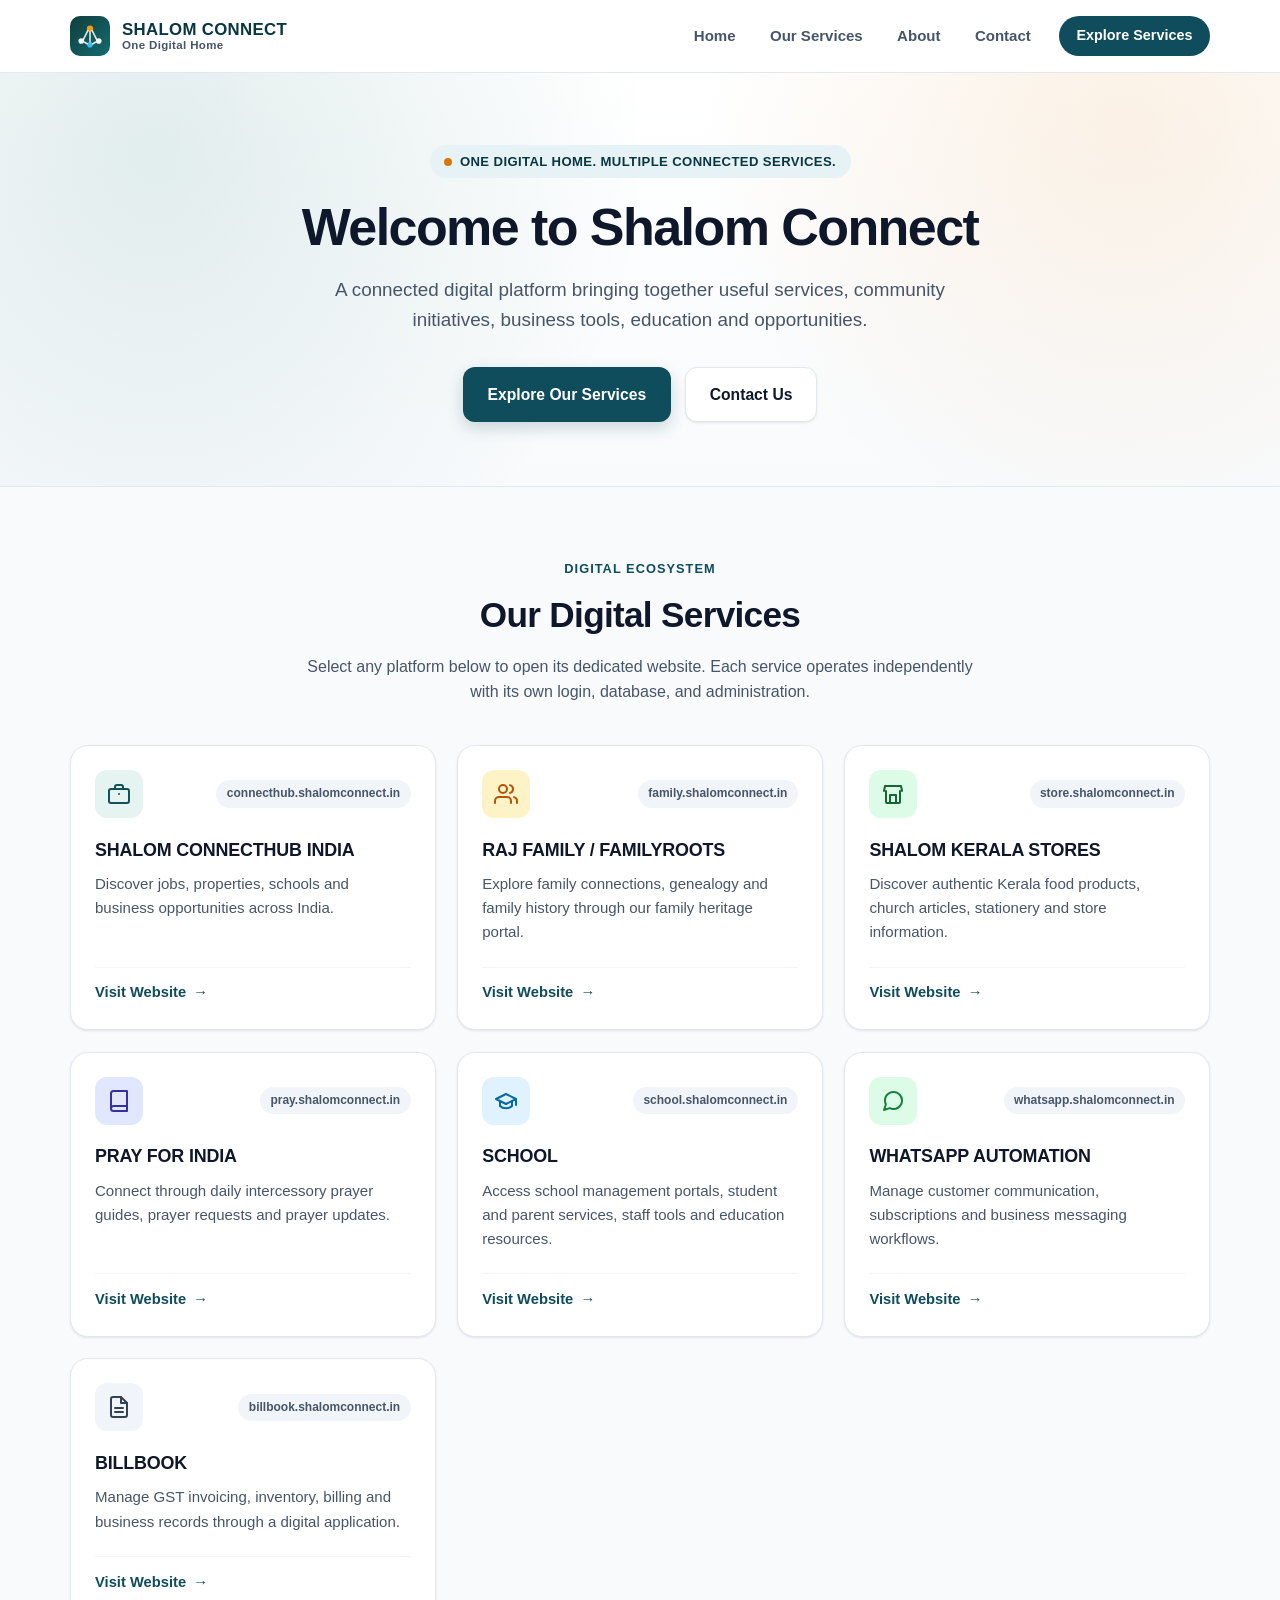
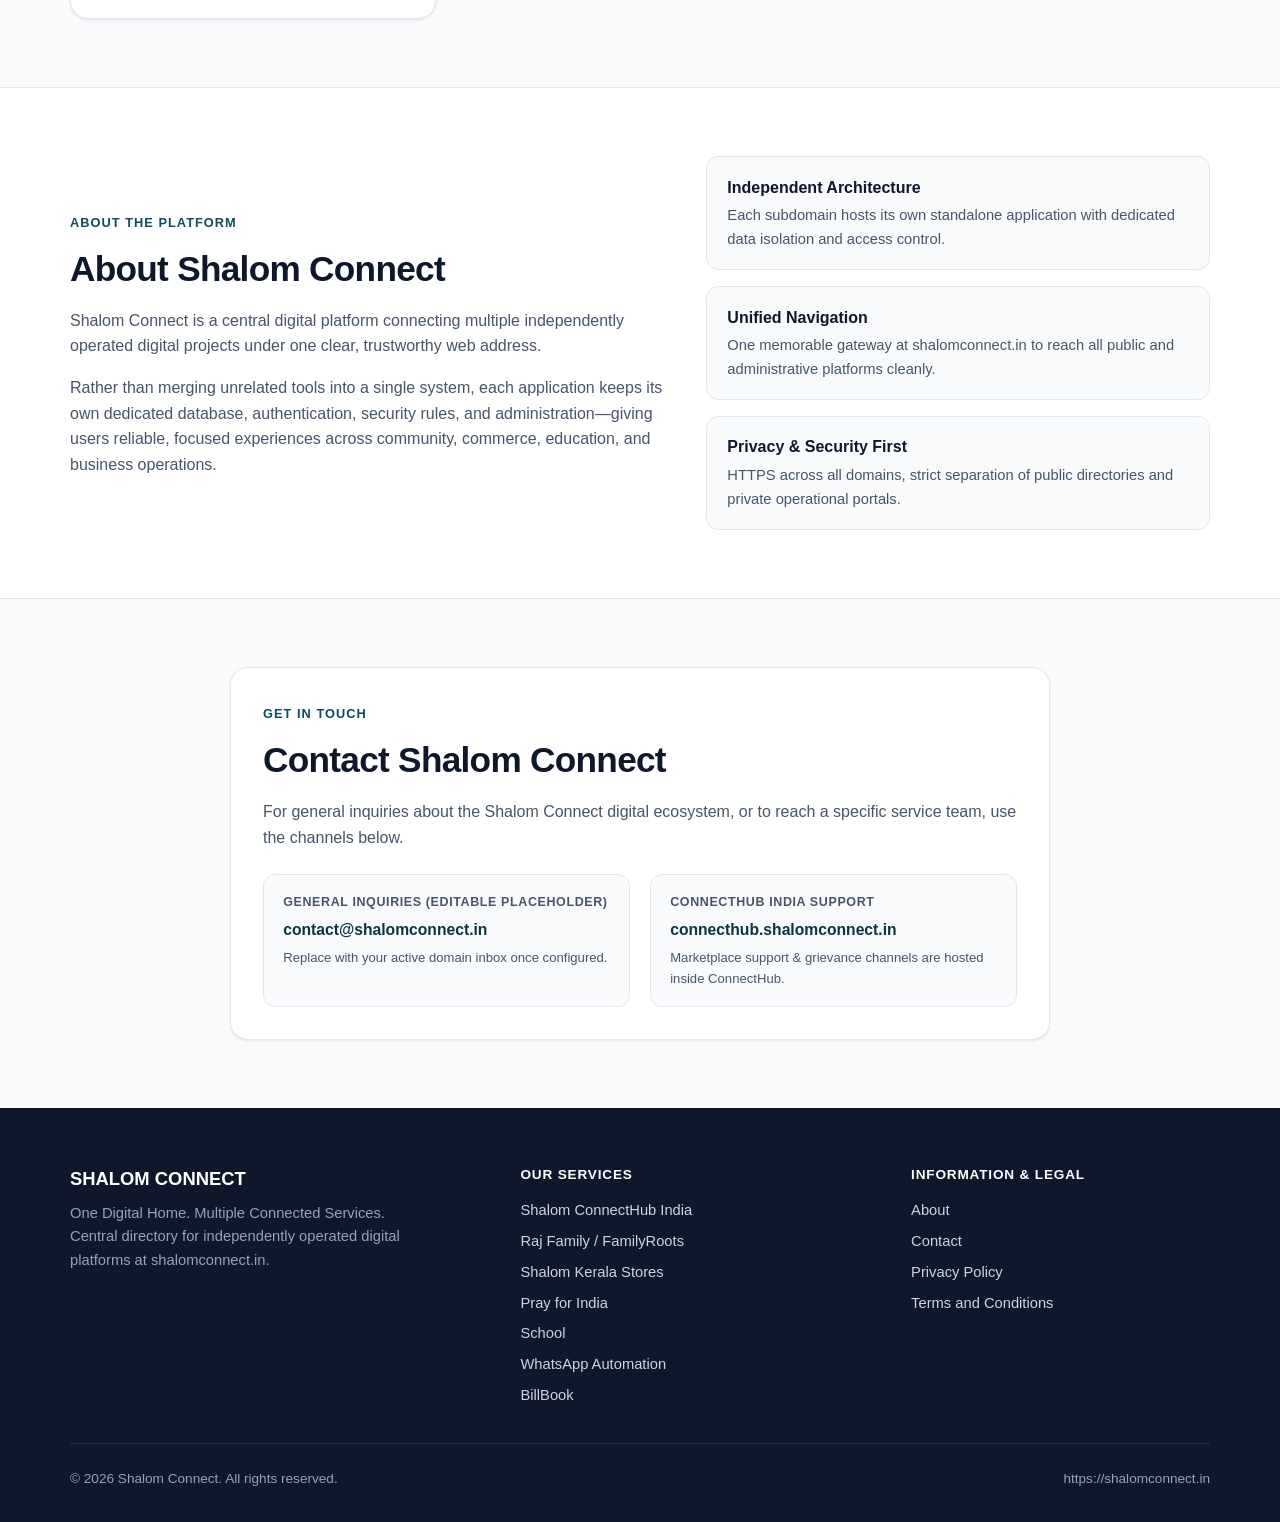
<file: index.html>
<!DOCTYPE html>
<html lang="en">
<head>
  <meta charset="UTF-8" />
  <meta name="viewport" content="width=device-width, initial-scale=1.0" />
  <title>Shalom Connect — One Digital Home. Multiple Connected Services.</title>
  <meta name="description" content="Shalom Connect is the central digital platform connecting Shalom ConnectHub India, Raj Family, Shalom Kerala Stores, Pray for India, School Management, WhatsApp Automation, and BillBook." />
  <meta name="robots" content="index, follow" />
  <meta name="referrer" content="strict-origin-when-cross-origin" />
  <meta http-equiv="Content-Security-Policy" content="default-src 'self'; script-src 'self'; style-src 'self' 'unsafe-inline' https://fonts.googleapis.com; font-src 'self' https://fonts.gstatic.com; img-src 'self' data:; connect-src 'self'; manifest-src 'self'; base-uri 'self'; form-action 'self';" />
  <meta name="theme-color" content="#0f4c5c" />
  <link rel="canonical" href="https://shalomconnect.in/" />

  <!-- Open Graph -->
  <meta property="og:type" content="website" />
  <meta property="og:site_name" content="Shalom Connect" />
  <meta property="og:title" content="Shalom Connect — One Digital Home. Multiple Connected Services." />
  <meta property="og:description" content="A connected digital platform bringing together useful services, community initiatives, business tools, education and opportunities." />
  <meta property="og:url" content="https://shalomconnect.in/" />

  <!-- Twitter Card -->
  <meta name="twitter:card" content="summary" />
  <meta name="twitter:title" content="Shalom Connect — One Digital Home. Multiple Connected Services." />
  <meta name="twitter:description" content="A connected digital platform bringing together useful services, community initiatives, business tools, education and opportunities." />

  <link rel="icon" type="image/svg+xml" href="./assets/favicon.svg" />
  <link rel="manifest" href="./manifest.webmanifest" />

  <link rel="preconnect" href="https://fonts.googleapis.com" />
  <link rel="preconnect" href="https://fonts.gstatic.com" crossorigin />
  <link href="https://fonts.googleapis.com/css2?family=Plus+Jakarta+Sans:wght@400;500;600;700;800&display=swap" rel="stylesheet" />
  <link rel="stylesheet" href="./styles.css" />

  <!-- Structured Data -->
  <script type="application/ld+json">
  {
    "@context": "https://schema.org",
    "@graph": [
      {
        "@type": "Organization",
        "@id": "https://shalomconnect.in/#organization",
        "name": "Shalom Connect",
        "url": "https://shalomconnect.in/",
        "description": "One Digital Home. Multiple Connected Services."
      },
      {
        "@type": "WebSite",
        "@id": "https://shalomconnect.in/#website",
        "url": "https://shalomconnect.in/",
        "name": "Shalom Connect",
        "publisher": {
          "@id": "https://shalomconnect.in/#organization"
        }
      }
    ]
  }
  </script>
</head>
<body>
  <a class="skip-link" href="#main-content">Skip to main content</a>

  <header class="site-header">
    <div class="container header-inner">
      <a href="./" class="brand" aria-label="Shalom Connect Home">
        <img src="./assets/favicon.svg" alt="" class="brand-mark" width="40" height="40" />
        <span class="brand-text">
          <span class="brand-name">SHALOM CONNECT</span>
          <span class="brand-sub">One Digital Home</span>
        </span>
      </a>

      <nav class="nav-desktop" aria-label="Primary Navigation">
        <a href="#top" class="nav-link">Home</a>
        <a href="#services" class="nav-link">Our Services</a>
        <a href="#about" class="nav-link">About</a>
        <a href="#contact" class="nav-link">Contact</a>
        <a href="#services" class="nav-cta">Explore Services</a>
      </nav>

      <button
        id="menu-toggle"
        class="menu-toggle"
        type="button"
        aria-label="Toggle navigation menu"
        aria-expanded="false"
        aria-controls="mobile-nav"
      >
        <svg width="22" height="22" viewBox="0 0 24 24" fill="none" stroke="currentColor" stroke-width="2.2" stroke-linecap="round" aria-hidden="true">
          <line x1="3" y1="6" x2="21" y2="6" />
          <line x1="3" y1="12" x2="21" y2="12" />
          <line x1="3" y1="18" x2="21" y2="18" />
        </svg>
      </button>
    </div>

    <nav id="mobile-nav" class="nav-mobile" aria-label="Mobile Navigation">
      <a href="#top" class="nav-link">Home</a>
      <a href="#services" class="nav-link">Our Services</a>
      <a href="#about" class="nav-link">About</a>
      <a href="#contact" class="nav-link">Contact</a>
    </nav>
  </header>

  <main id="main-content">
    <!-- Hero -->
    <section id="top" class="hero">
      <div class="container hero-inner">
        <div class="hero-badge">
          <span class="hero-dot" aria-hidden="true"></span>
          <span>One Digital Home. Multiple Connected Services.</span>
        </div>
        <h1>Welcome to Shalom Connect</h1>
        <p class="hero-lead">
          A connected digital platform bringing together useful services, community initiatives, business tools, education and opportunities.
        </p>
        <div class="hero-actions">
          <a href="#services" class="btn btn-primary">Explore Our Services</a>
          <a href="#contact" class="btn btn-secondary">Contact Us</a>
        </div>
      </div>
    </section>

    <!-- Services Directory -->
    <section id="services" class="section" aria-labelledby="services-heading">
      <div class="container">
        <div class="section-header">
          <span class="section-eyebrow">Digital Ecosystem</span>
          <h2 id="services-heading" class="section-title">Our Digital Services</h2>
          <p class="section-desc">
            Select any platform below to open its dedicated website. Each service operates independently with its own login, database, and administration.
          </p>
        </div>

        <div class="services-grid">
          <!-- Card 1: ConnectHub -->
          <article class="service-card">
            <div class="card-top">
              <div class="card-icon icon-teal" aria-hidden="true">
                <svg width="24" height="24" viewBox="0 0 24 24" fill="none" stroke="currentColor" stroke-width="2" stroke-linecap="round" stroke-linejoin="round">
                  <rect x="2" y="7" width="20" height="14" rx="2" />
                  <path d="M16 7V5a2 2 0 0 0-2-2h-4a2 2 0 0 0-2 2v2" />
                  <path d="M12 12v.01" />
                </svg>
              </div>
              <span class="card-domain">connecthub.shalomconnect.in</span>
            </div>
            <h3 class="card-title">SHALOM CONNECTHUB INDIA</h3>
            <p class="card-desc">
              Discover jobs, properties, schools and business opportunities across India.
            </p>
            <a href="https://connecthub.shalomconnect.in" target="_blank" rel="noopener noreferrer" class="card-link">
              Visit Website <span aria-hidden="true">&rarr;</span>
            </a>
          </article>

          <!-- Card 2: Raj Family / FamilyRoots -->
          <article class="service-card">
            <div class="card-top">
              <div class="card-icon icon-amber" aria-hidden="true">
                <svg width="24" height="24" viewBox="0 0 24 24" fill="none" stroke="currentColor" stroke-width="2" stroke-linecap="round" stroke-linejoin="round">
                  <path d="M17 21v-2a4 4 0 0 0-4-4H5a4 4 0 0 0-4 4v2" />
                  <circle cx="9" cy="7" r="4" />
                  <path d="M23 21v-2a4 4 0 0 0-3-3.87" />
                  <path d="M16 3.13a4 4 0 0 1 0 7.75" />
                </svg>
              </div>
              <span class="card-domain">family.shalomconnect.in</span>
            </div>
            <h3 class="card-title">RAJ FAMILY / FAMILYROOTS</h3>
            <p class="card-desc">
              Explore family connections, genealogy and family history through our family heritage portal.
            </p>
            <a href="https://family.shalomconnect.in" target="_blank" rel="noopener noreferrer" class="card-link">
              Visit Website <span aria-hidden="true">&rarr;</span>
            </a>
          </article>

          <!-- Card 3: Shalom Kerala Stores -->
          <article class="service-card">
            <div class="card-top">
              <div class="card-icon icon-emerald" aria-hidden="true">
                <svg width="24" height="24" viewBox="0 0 24 24" fill="none" stroke="currentColor" stroke-width="2" stroke-linecap="round" stroke-linejoin="round">
                  <path d="M3 9l1-5h16l1 5" />
                  <path d="M5 9v11a1 1 0 0 0 1 1h12a1 1 0 0 0 1-1V9" />
                  <path d="M9 21V13h6v8" />
                </svg>
              </div>
              <span class="card-domain">store.shalomconnect.in</span>
            </div>
            <h3 class="card-title">SHALOM KERALA STORES</h3>
            <p class="card-desc">
              Discover authentic Kerala food products, church articles, stationery and store information.
            </p>
            <a href="https://store.shalomconnect.in" target="_blank" rel="noopener noreferrer" class="card-link">
              Visit Website <span aria-hidden="true">&rarr;</span>
            </a>
          </article>

          <!-- Card 4: Pray for India -->
          <article class="service-card">
            <div class="card-top">
              <div class="card-icon icon-indigo" aria-hidden="true">
                <svg width="24" height="24" viewBox="0 0 24 24" fill="none" stroke="currentColor" stroke-width="2" stroke-linecap="round" stroke-linejoin="round">
                  <path d="M4 19.5A2.5 2.5 0 0 1 6.5 17H20" />
                  <path d="M6.5 2H20v20H6.5A2.5 2.5 0 0 1 4 19.5v-15A2.5 2.5 0 0 1 6.5 2z" />
                </svg>
              </div>
              <span class="card-domain">pray.shalomconnect.in</span>
            </div>
            <h3 class="card-title">PRAY FOR INDIA</h3>
            <p class="card-desc">
              Connect through daily intercessory prayer guides, prayer requests and prayer updates.
            </p>
            <a href="https://pray.shalomconnect.in" target="_blank" rel="noopener noreferrer" class="card-link">
              Visit Website <span aria-hidden="true">&rarr;</span>
            </a>
          </article>

          <!-- Card 5: School -->
          <article class="service-card">
            <div class="card-top">
              <div class="card-icon icon-sky" aria-hidden="true">
                <svg width="24" height="24" viewBox="0 0 24 24" fill="none" stroke="currentColor" stroke-width="2" stroke-linecap="round" stroke-linejoin="round">
                  <path d="M22 10v6M2 10l10-5 10 5-10 5z" />
                  <path d="M6 12v5c3 3 9 3 12 0v-5" />
                </svg>
              </div>
              <span class="card-domain">school.shalomconnect.in</span>
            </div>
            <h3 class="card-title">SCHOOL</h3>
            <p class="card-desc">
              Access school management portals, student and parent services, staff tools and education resources.
            </p>
            <a href="https://school.shalomconnect.in" target="_blank" rel="noopener noreferrer" class="card-link">
              Visit Website <span aria-hidden="true">&rarr;</span>
            </a>
          </article>

          <!-- Card 6: WhatsApp Automation -->
          <article class="service-card">
            <div class="card-top">
              <div class="card-icon icon-green" aria-hidden="true">
                <svg width="24" height="24" viewBox="0 0 24 24" fill="none" stroke="currentColor" stroke-width="2" stroke-linecap="round" stroke-linejoin="round">
                  <path d="M21 11.5a8.38 8.38 0 0 1-.9 3.8 8.5 8.5 0 0 1-7.6 4.7 8.38 8.38 0 0 1-3.8-.9L3 21l1.9-5.7a8.38 8.38 0 0 1-.9-3.8 8.5 8.5 0 0 1 4.7-7.6 8.38 8.38 0 0 1 3.8-.9h.5a8.48 8.48 0 0 1 8 8v.5z" />
                </svg>
              </div>
              <span class="card-domain">whatsapp.shalomconnect.in</span>
            </div>
            <h3 class="card-title">WHATSAPP AUTOMATION</h3>
            <p class="card-desc">
              Manage customer communication, subscriptions and business messaging workflows.
            </p>
            <a href="https://whatsapp.shalomconnect.in" target="_blank" rel="noopener noreferrer" class="card-link">
              Visit Website <span aria-hidden="true">&rarr;</span>
            </a>
          </article>

          <!-- Card 7: BillBook -->
          <article class="service-card">
            <div class="card-top">
              <div class="card-icon icon-slate" aria-hidden="true">
                <svg width="24" height="24" viewBox="0 0 24 24" fill="none" stroke="currentColor" stroke-width="2" stroke-linecap="round" stroke-linejoin="round">
                  <path d="M14 2H6a2 2 0 0 0-2 2v16a2 2 0 0 0 2 2h12a2 2 0 0 0 2-2V8z" />
                  <polyline points="14 2 14 8 20 8" />
                  <line x1="16" y1="13" x2="8" y2="13" />
                  <line x1="16" y1="17" x2="8" y2="17" />
                </svg>
              </div>
              <span class="card-domain">billbook.shalomconnect.in</span>
            </div>
            <h3 class="card-title">BILLBOOK</h3>
            <p class="card-desc">
              Manage GST invoicing, inventory, billing and business records through a digital application.
            </p>
            <a href="https://billbook.shalomconnect.in" target="_blank" rel="noopener noreferrer" class="card-link">
              Visit Website <span aria-hidden="true">&rarr;</span>
            </a>
          </article>
        </div>
      </div>
    </section>

    <!-- About Section -->
    <section id="about" class="section about-section" aria-labelledby="about-heading">
      <div class="container about-grid">
        <div>
          <span class="section-eyebrow">About the Platform</span>
          <h2 id="about-heading" class="section-title">About Shalom Connect</h2>
          <p class="section-desc" style="margin-bottom: 1rem;">
            Shalom Connect is a central digital platform connecting multiple independently operated digital projects under one clear, trustworthy web address.
          </p>
          <p class="section-desc">
            Rather than merging unrelated tools into a single system, each application keeps its own dedicated database, authentication, security rules, and administration—giving users reliable, focused experiences across community, commerce, education, and business operations.
          </p>
        </div>

        <div class="about-points">
          <div class="about-point">
            <h3>Independent Architecture</h3>
            <p>Each subdomain hosts its own standalone application with dedicated data isolation and access control.</p>
          </div>
          <div class="about-point">
            <h3>Unified Navigation</h3>
            <p>One memorable gateway at shalomconnect.in to reach all public and administrative platforms cleanly.</p>
          </div>
          <div class="about-point">
            <h3>Privacy &amp; Security First</h3>
            <p>HTTPS across all domains, strict separation of public directories and private operational portals.</p>
          </div>
        </div>
      </div>
    </section>

    <!-- Contact Section -->
    <section id="contact" class="section" aria-labelledby="contact-heading">
      <div class="container">
        <div class="contact-card">
          <span class="section-eyebrow">Get in Touch</span>
          <h2 id="contact-heading" class="section-title">Contact Shalom Connect</h2>
          <p class="section-desc">
            For general inquiries about the Shalom Connect digital ecosystem, or to reach a specific service team, use the channels below.
          </p>

          <div class="contact-grid">
            <div class="contact-item">
              <div class="contact-label">General Inquiries (Editable Placeholder)</div>
              <div class="contact-value">contact@shalomconnect.in</div>
              <div class="contact-note">Replace with your active domain inbox once configured.</div>
            </div>
            <div class="contact-item">
              <div class="contact-label">ConnectHub India Support</div>
              <div class="contact-value">
                <a href="https://connecthub.shalomconnect.in" target="_blank" rel="noopener noreferrer">connecthub.shalomconnect.in</a>
              </div>
              <div class="contact-note">Marketplace support &amp; grievance channels are hosted inside ConnectHub.</div>
            </div>
          </div>
        </div>
      </div>
    </section>
  </main>

  <footer class="site-footer">
    <div class="container">
      <div class="footer-grid">
        <div>
          <div class="footer-brand">SHALOM CONNECT</div>
          <p class="footer-tagline">
            One Digital Home. Multiple Connected Services. Central directory for independently operated digital platforms at shalomconnect.in.
          </p>
        </div>

        <div>
          <h3 class="footer-heading">Our Services</h3>
          <ul class="footer-links">
            <li><a href="https://connecthub.shalomconnect.in" target="_blank" rel="noopener noreferrer">Shalom ConnectHub India</a></li>
            <li><a href="https://family.shalomconnect.in" target="_blank" rel="noopener noreferrer">Raj Family / FamilyRoots</a></li>
            <li><a href="https://store.shalomconnect.in" target="_blank" rel="noopener noreferrer">Shalom Kerala Stores</a></li>
            <li><a href="https://pray.shalomconnect.in" target="_blank" rel="noopener noreferrer">Pray for India</a></li>
            <li><a href="https://school.shalomconnect.in" target="_blank" rel="noopener noreferrer">School</a></li>
            <li><a href="https://whatsapp.shalomconnect.in" target="_blank" rel="noopener noreferrer">WhatsApp Automation</a></li>
            <li><a href="https://billbook.shalomconnect.in" target="_blank" rel="noopener noreferrer">BillBook</a></li>
          </ul>
        </div>

        <div>
          <h3 class="footer-heading">Information &amp; Legal</h3>
          <ul class="footer-links">
            <li><a href="#about">About</a></li>
            <li><a href="#contact">Contact</a></li>
            <li><a href="./privacy.html">Privacy Policy</a></li>
            <li><a href="./terms.html">Terms and Conditions</a></li>
          </ul>
        </div>
      </div>

      <div class="footer-bottom">
        <span>&copy; <span id="current-year">2026</span> Shalom Connect. All rights reserved.</span>
        <span>https://shalomconnect.in</span>
      </div>
    </div>
  </footer>

  <script src="./app.js" defer></script>
</body>
</html>
</file>
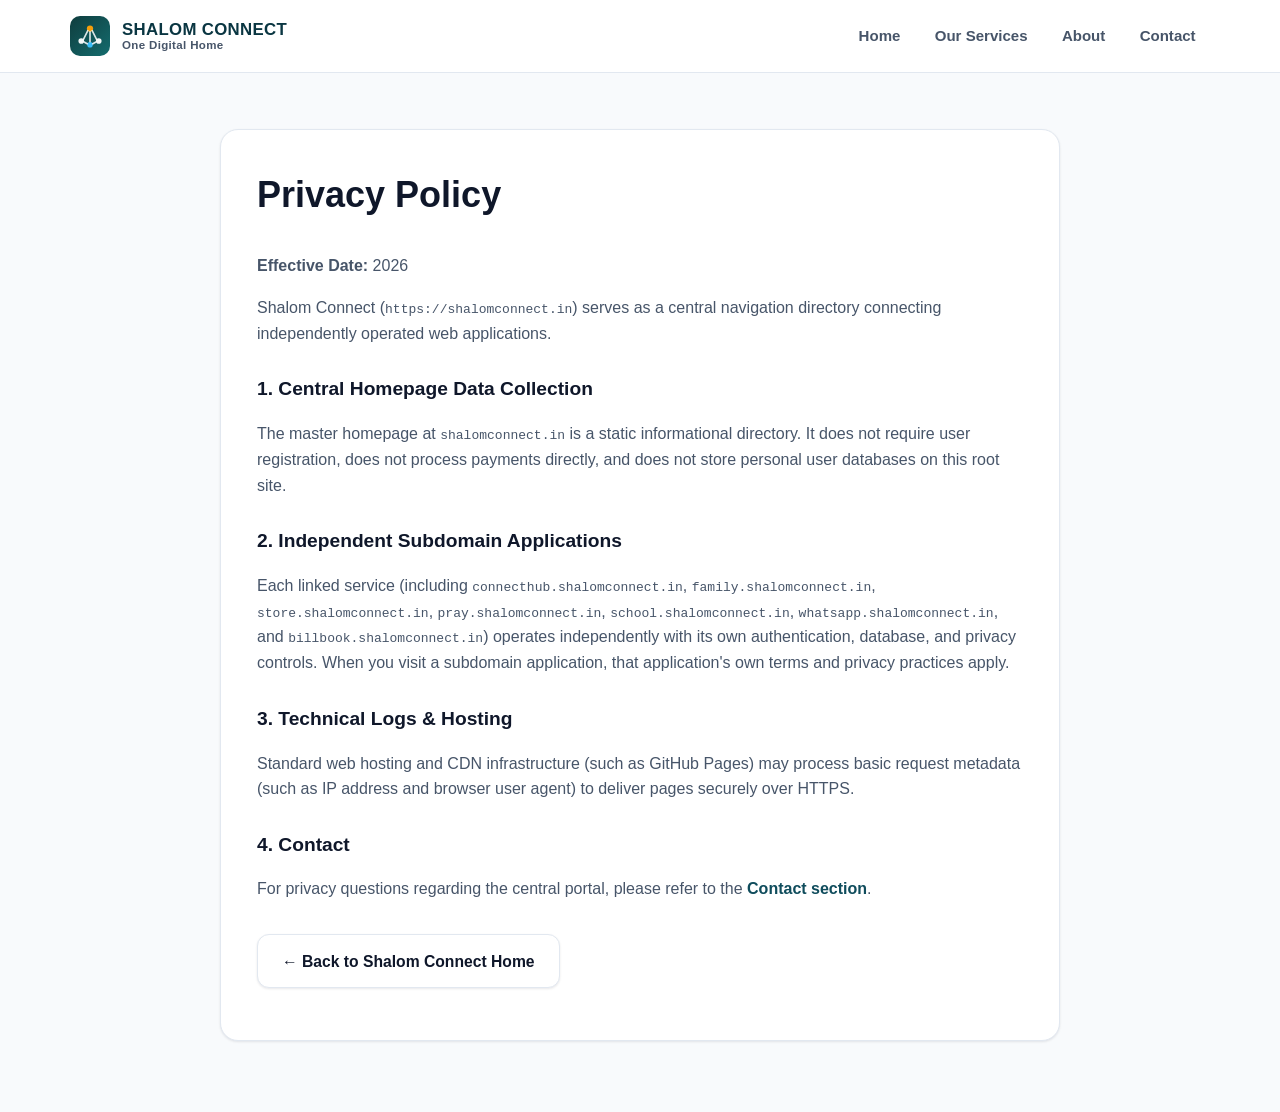
<file: privacy.html>
<!DOCTYPE html>
<html lang="en">
<head>
  <meta charset="UTF-8" />
  <meta name="viewport" content="width=device-width, initial-scale=1.0" />
  <title>Privacy Policy — Shalom Connect</title>
  <meta name="description" content="Privacy Policy for the Shalom Connect central digital directory at shalomconnect.in." />
  <meta name="referrer" content="strict-origin-when-cross-origin" />
  <meta http-equiv="Content-Security-Policy" content="default-src 'self'; script-src 'self'; style-src 'self' 'unsafe-inline'; img-src 'self' data:; base-uri 'self';" />
  <link rel="canonical" href="https://shalomconnect.in/privacy.html" />
  <link rel="icon" type="image/svg+xml" href="./assets/favicon.svg" />
  <link rel="stylesheet" href="./styles.css" />
</head>
<body>
  <header class="site-header">
    <div class="container header-inner">
      <a href="./" class="brand" aria-label="Shalom Connect Home">
        <img src="./assets/favicon.svg" alt="" class="brand-mark" width="40" height="40" />
        <span class="brand-text">
          <span class="brand-name">SHALOM CONNECT</span>
          <span class="brand-sub">One Digital Home</span>
        </span>
      </a>
      <nav class="nav-desktop" aria-label="Primary Navigation">
        <a href="./" class="nav-link">Home</a>
        <a href="./#services" class="nav-link">Our Services</a>
        <a href="./#about" class="nav-link">About</a>
        <a href="./#contact" class="nav-link">Contact</a>
      </nav>
    </div>
  </header>

  <main class="page-main">
    <div class="container">
      <article class="prose-card">
        <h1>Privacy Policy</h1>
        <p><strong>Effective Date:</strong> 2026</p>
        <p>
          Shalom Connect (<code>https://shalomconnect.in</code>) serves as a central navigation directory connecting independently operated web applications.
        </p>

        <h2>1. Central Homepage Data Collection</h2>
        <p>
          The master homepage at <code>shalomconnect.in</code> is a static informational directory. It does not require user registration, does not process payments directly, and does not store personal user databases on this root site.
        </p>

        <h2>2. Independent Subdomain Applications</h2>
        <p>
          Each linked service (including <code>connecthub.shalomconnect.in</code>, <code>family.shalomconnect.in</code>, <code>store.shalomconnect.in</code>, <code>pray.shalomconnect.in</code>, <code>school.shalomconnect.in</code>, <code>whatsapp.shalomconnect.in</code>, and <code>billbook.shalomconnect.in</code>) operates independently with its own authentication, database, and privacy controls. When you visit a subdomain application, that application's own terms and privacy practices apply.
        </p>

        <h2>3. Technical Logs &amp; Hosting</h2>
        <p>
          Standard web hosting and CDN infrastructure (such as GitHub Pages) may process basic request metadata (such as IP address and browser user agent) to deliver pages securely over HTTPS.
        </p>

        <h2>4. Contact</h2>
        <p>
          For privacy questions regarding the central portal, please refer to the <a href="./#contact" style="color: var(--primary); font-weight: 600;">Contact section</a>.
        </p>

        <p style="margin-top: 2rem;">
          <a href="./" class="btn btn-secondary">&larr; Back to Shalom Connect Home</a>
        </p>
      </article>
    </div>
  </main>
</body>
</html>
</file>
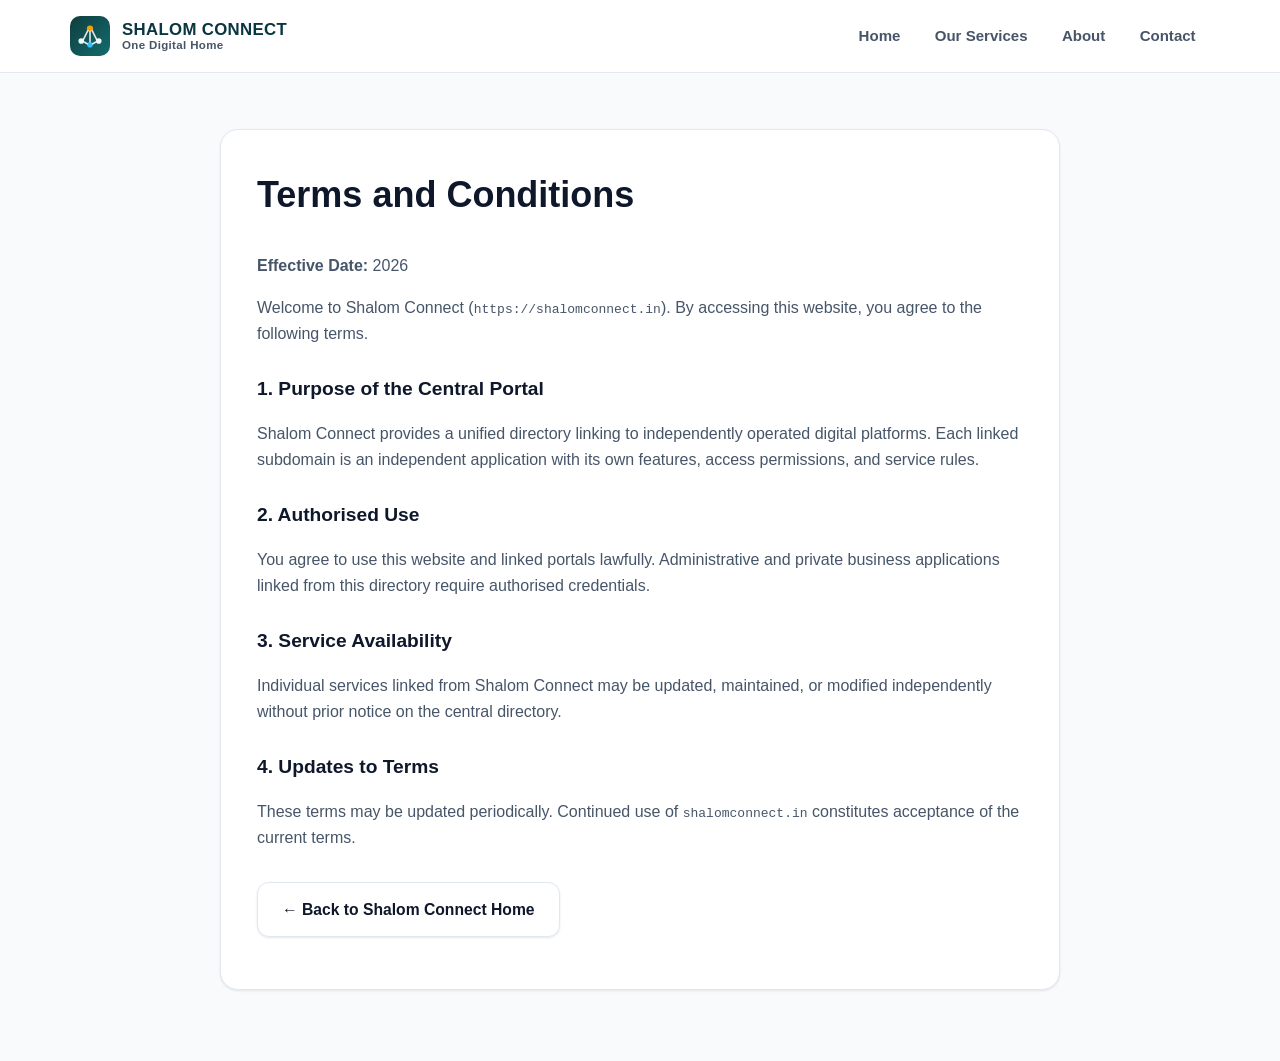
<file: terms.html>
<!DOCTYPE html>
<html lang="en">
<head>
  <meta charset="UTF-8" />
  <meta name="viewport" content="width=device-width, initial-scale=1.0" />
  <title>Terms and Conditions — Shalom Connect</title>
  <meta name="description" content="Terms and Conditions for using the Shalom Connect central digital directory at shalomconnect.in." />
  <meta name="referrer" content="strict-origin-when-cross-origin" />
  <meta http-equiv="Content-Security-Policy" content="default-src 'self'; script-src 'self'; style-src 'self' 'unsafe-inline'; img-src 'self' data:; base-uri 'self';" />
  <link rel="canonical" href="https://shalomconnect.in/terms.html" />
  <link rel="icon" type="image/svg+xml" href="./assets/favicon.svg" />
  <link rel="stylesheet" href="./styles.css" />
</head>
<body>
  <header class="site-header">
    <div class="container header-inner">
      <a href="./" class="brand" aria-label="Shalom Connect Home">
        <img src="./assets/favicon.svg" alt="" class="brand-mark" width="40" height="40" />
        <span class="brand-text">
          <span class="brand-name">SHALOM CONNECT</span>
          <span class="brand-sub">One Digital Home</span>
        </span>
      </a>
      <nav class="nav-desktop" aria-label="Primary Navigation">
        <a href="./" class="nav-link">Home</a>
        <a href="./#services" class="nav-link">Our Services</a>
        <a href="./#about" class="nav-link">About</a>
        <a href="./#contact" class="nav-link">Contact</a>
      </nav>
    </div>
  </header>

  <main class="page-main">
    <div class="container">
      <article class="prose-card">
        <h1>Terms and Conditions</h1>
        <p><strong>Effective Date:</strong> 2026</p>
        <p>
          Welcome to Shalom Connect (<code>https://shalomconnect.in</code>). By accessing this website, you agree to the following terms.
        </p>

        <h2>1. Purpose of the Central Portal</h2>
        <p>
          Shalom Connect provides a unified directory linking to independently operated digital platforms. Each linked subdomain is an independent application with its own features, access permissions, and service rules.
        </p>

        <h2>2. Authorised Use</h2>
        <p>
          You agree to use this website and linked portals lawfully. Administrative and private business applications linked from this directory require authorised credentials.
        </p>

        <h2>3. Service Availability</h2>
        <p>
          Individual services linked from Shalom Connect may be updated, maintained, or modified independently without prior notice on the central directory.
        </p>

        <h2>4. Updates to Terms</h2>
        <p>
          These terms may be updated periodically. Continued use of <code>shalomconnect.in</code> constitutes acceptance of the current terms.
        </p>

        <p style="margin-top: 2rem;">
          <a href="./" class="btn btn-secondary">&larr; Back to Shalom Connect Home</a>
        </p>
      </article>
    </div>
  </main>
</body>
</html>
</file>
<file: styles.css>
/* Shalom Connect — Master Platform Stylesheet */
:root {
  --bg: #f8fafc;
  --surface: #ffffff;
  --surface-muted: #f1f5f9;
  --text: #0f172a;
  --text-muted: #475569;
  --border: #e2e8f0;
  --primary: #0f4c5c;
  --primary-dark: #0a3642;
  --primary-soft: #e6f2f5;
  --accent: #d97706;
  --accent-soft: #fef3c7;
  --radius-lg: 18px;
  --radius-md: 12px;
  --shadow-sm: 0 1px 3px rgba(15, 23, 42, 0.06), 0 1px 2px rgba(15, 23, 42, 0.04);
  --shadow-md: 0 10px 25px -5px rgba(15, 23, 42, 0.08), 0 8px 10px -6px rgba(15, 23, 42, 0.04);
  --max-w: 1180px;
}

*,
*::before,
*::after {
  box-sizing: border-box;
}

html {
  scroll-behavior: smooth;
  -webkit-text-size-adjust: 100%;
}

body {
  margin: 0;
  font-family: 'Plus Jakarta Sans', -apple-system, BlinkMacSystemFont, 'Segoe UI', Roboto, sans-serif;
  color: var(--text);
  background: var(--bg);
  line-height: 1.6;
  -webkit-font-smoothing: antialiased;
}

a {
  color: inherit;
  text-decoration: none;
}

img,
svg {
  display: block;
}

.container {
  width: 100%;
  max-width: var(--max-w);
  margin: 0 auto;
  padding: 0 1.25rem;
}

/* Skip link for keyboard accessibility */
.skip-link {
  position: absolute;
  left: -9999px;
  top: 0;
  background: var(--primary);
  color: #fff;
  padding: 0.75rem 1.25rem;
  z-index: 1000;
  border-radius: 0 0 8px 0;
  font-weight: 600;
}

.skip-link:focus {
  left: 0;
}

/* Header */
.site-header {
  position: sticky;
  top: 0;
  z-index: 100;
  background: rgba(255, 255, 255, 0.92);
  backdrop-filter: blur(12px);
  border-bottom: 1px solid var(--border);
}

.header-inner {
  display: flex;
  align-items: center;
  justify-content: space-between;
  min-height: 72px;
  gap: 1rem;
}

.brand {
  display: inline-flex;
  align-items: center;
  gap: 0.75rem;
  font-weight: 800;
  letter-spacing: -0.02em;
  color: var(--primary-dark);
}

.brand-mark {
  width: 40px;
  height: 40px;
  flex-shrink: 0;
}

.brand-text {
  display: flex;
  flex-direction: column;
  line-height: 1.15;
}

.brand-name {
  font-size: 1.05rem;
  font-weight: 800;
  letter-spacing: 0.02em;
}

.brand-sub {
  font-size: 0.72rem;
  font-weight: 600;
  color: var(--text-muted);
  letter-spacing: 0.03em;
}

.nav-desktop {
  display: none;
  align-items: center;
  gap: 0.35rem;
}

.nav-link {
  padding: 0.5rem 0.9rem;
  border-radius: 999px;
  font-size: 0.94rem;
  font-weight: 600;
  color: var(--text-muted);
  transition: background 0.18s ease, color 0.18s ease;
}

.nav-link:hover,
.nav-link:focus-visible {
  background: var(--primary-soft);
  color: var(--primary-dark);
}

.nav-cta {
  margin-left: 0.5rem;
  background: var(--primary);
  color: #fff;
  padding: 0.55rem 1.1rem;
  border-radius: 999px;
  font-size: 0.9rem;
  font-weight: 600;
  transition: background 0.18s ease, transform 0.18s ease;
}

.nav-cta:hover,
.nav-cta:focus-visible {
  background: var(--primary-dark);
  color: #fff;
}

.menu-toggle {
  display: inline-flex;
  align-items: center;
  justify-content: center;
  width: 44px;
  height: 44px;
  border: 1px solid var(--border);
  border-radius: 10px;
  background: var(--surface);
  color: var(--text);
  cursor: pointer;
}

.nav-mobile {
  display: none;
  flex-direction: column;
  padding: 0.75rem 1.25rem 1.25rem;
  border-top: 1px solid var(--border);
  background: var(--surface);
  gap: 0.35rem;
}

.nav-mobile.is-open {
  display: flex;
}

.nav-mobile .nav-link {
  border-radius: 10px;
  padding: 0.7rem 0.9rem;
}

@media (min-width: 820px) {
  .nav-desktop {
    display: flex;
  }
  .menu-toggle,
  .nav-mobile {
    display: none !important;
  }
}

/* Hero Section */
.hero {
  position: relative;
  overflow: hidden;
  padding: 4.5rem 0 4rem;
  background:
    radial-gradient(circle at 12% 18%, rgba(20, 108, 110, 0.12), transparent 42%),
    radial-gradient(circle at 88% 12%, rgba(217, 119, 6, 0.10), transparent 36%),
    linear-gradient(180deg, #ffffff 0%, var(--bg) 100%);
  border-bottom: 1px solid var(--border);
}

.hero-inner {
  max-width: 780px;
  margin: 0 auto;
  text-align: center;
}

.hero-badge {
  display: inline-flex;
  align-items: center;
  gap: 0.5rem;
  padding: 0.38rem 0.9rem;
  border-radius: 999px;
  background: var(--primary-soft);
  color: var(--primary-dark);
  font-size: 0.82rem;
  font-weight: 700;
  letter-spacing: 0.03em;
  text-transform: uppercase;
  margin-bottom: 1.25rem;
}

.hero-dot {
  width: 8px;
  height: 8px;
  border-radius: 50%;
  background: var(--accent);
}

.hero h1 {
  margin: 0 0 1.1rem;
  font-size: clamp(2.1rem, 4.5vw, 3.25rem);
  font-weight: 800;
  line-height: 1.14;
  letter-spacing: -0.03em;
  color: var(--text);
}

.hero-lead {
  margin: 0 auto 2rem;
  max-width: 650px;
  font-size: clamp(1.02rem, 2vw, 1.18rem);
  color: var(--text-muted);
}

.hero-actions {
  display: flex;
  flex-wrap: wrap;
  justify-content: center;
  gap: 0.85rem;
}

.btn {
  display: inline-flex;
  align-items: center;
  justify-content: center;
  gap: 0.5rem;
  padding: 0.85rem 1.5rem;
  border-radius: 12px;
  font-size: 0.98rem;
  font-weight: 700;
  cursor: pointer;
  transition: transform 0.15s ease, box-shadow 0.15s ease, background 0.15s ease;
  border: 1px solid transparent;
}

.btn-primary {
  background: var(--primary);
  color: #fff;
  box-shadow: 0 6px 16px rgba(15, 76, 92, 0.2);
}

.btn-primary:hover,
.btn-primary:focus-visible {
  background: var(--primary-dark);
  transform: translateY(-1px);
}

.btn-secondary {
  background: var(--surface);
  color: var(--text);
  border-color: var(--border);
  box-shadow: var(--shadow-sm);
}

.btn-secondary:hover,
.btn-secondary:focus-visible {
  background: var(--surface-muted);
  border-color: #cbd5e1;
}

/* Sections */
.section {
  padding: 4.25rem 0;
}

.section-header {
  max-width: 680px;
  margin: 0 auto 2.5rem;
  text-align: center;
}

.section-eyebrow {
  display: inline-block;
  font-size: 0.8rem;
  font-weight: 700;
  letter-spacing: 0.08em;
  text-transform: uppercase;
  color: var(--primary);
  margin-bottom: 0.5rem;
}

.section-title {
  margin: 0 0 0.65rem;
  font-size: clamp(1.65rem, 3vw, 2.2rem);
  font-weight: 800;
  letter-spacing: -0.02em;
}

.section-desc {
  margin: 0;
  color: var(--text-muted);
  font-size: 1rem;
}

/* Services Grid */
.services-grid {
  display: grid;
  grid-template-columns: 1fr;
  gap: 1.35rem;
}

@media (min-width: 640px) {
  .services-grid {
    grid-template-columns: repeat(2, 1fr);
  }
}

@media (min-width: 1024px) {
  .services-grid {
    grid-template-columns: repeat(3, 1fr);
  }
}

.service-card {
  display: flex;
  flex-direction: column;
  background: var(--surface);
  border: 1px solid var(--border);
  border-radius: var(--radius-lg);
  padding: 1.5rem;
  box-shadow: var(--shadow-sm);
  transition: transform 0.2s ease, box-shadow 0.2s ease, border-color 0.2s ease;
}

.service-card:hover {
  transform: translateY(-3px);
  box-shadow: var(--shadow-md);
  border-color: #cbd5e1;
}

.card-top {
  display: flex;
  align-items: center;
  justify-content: space-between;
  gap: 0.75rem;
  margin-bottom: 1.1rem;
}

.card-icon {
  width: 48px;
  height: 48px;
  border-radius: 12px;
  display: inline-flex;
  align-items: center;
  justify-content: center;
  flex-shrink: 0;
}

.icon-teal { background: #e6f4f1; color: #0f5257; }
.icon-amber { background: #fef3c7; color: #b45309; }
.icon-emerald { background: #dcfce7; color: #166534; }
.icon-indigo { background: #e0e7ff; color: #3730a3; }
.icon-sky { background: #e0f2fe; color: #0369a1; }
.icon-green { background: #dcfce7; color: #15803d; }
.icon-slate { background: #f1f5f9; color: #334155; }

.card-domain {
  font-size: 0.75rem;
  font-weight: 600;
  color: var(--text-muted);
  background: var(--surface-muted);
  padding: 0.25rem 0.65rem;
  border-radius: 999px;
  max-width: 195px;
  overflow: hidden;
  text-overflow: ellipsis;
  white-space: nowrap;
}

.card-title {
  margin: 0 0 0.5rem;
  font-size: 1.12rem;
  font-weight: 800;
  letter-spacing: -0.01em;
  color: var(--text);
}

.card-desc {
  margin: 0 0 1.4rem;
  font-size: 0.94rem;
  color: var(--text-muted);
  flex-grow: 1;
}

.card-link {
  display: inline-flex;
  align-items: center;
  gap: 0.45rem;
  font-size: 0.92rem;
  font-weight: 700;
  color: var(--primary);
  padding-top: 0.85rem;
  border-top: 1px solid var(--surface-muted);
  transition: color 0.15s ease, gap 0.15s ease;
}

.card-link:hover,
.card-link:focus-visible {
  color: var(--primary-dark);
  gap: 0.7rem;
}

/* About Section */
.about-section {
  background: var(--surface);
  border-top: 1px solid var(--border);
  border-bottom: 1px solid var(--border);
}

.about-grid {
  display: grid;
  grid-template-columns: 1fr;
  gap: 2rem;
  align-items: center;
}

@media (min-width: 860px) {
  .about-grid {
    grid-template-columns: 1.2fr 1fr;
  }
}

.about-points {
  display: grid;
  gap: 1rem;
}

.about-point {
  background: var(--bg);
  border: 1px solid var(--border);
  border-radius: var(--radius-md);
  padding: 1.1rem 1.25rem;
}

.about-point h3 {
  margin: 0 0 0.25rem;
  font-size: 1rem;
  font-weight: 700;
}

.about-point p {
  margin: 0;
  font-size: 0.92rem;
  color: var(--text-muted);
}

/* Contact Section */
.contact-card {
  max-width: 820px;
  margin: 0 auto;
  background: var(--surface);
  border: 1px solid var(--border);
  border-radius: var(--radius-lg);
  padding: 2rem;
  box-shadow: var(--shadow-sm);
}

.contact-grid {
  display: grid;
  grid-template-columns: 1fr;
  gap: 1.25rem;
  margin-top: 1.5rem;
}

@media (min-width: 640px) {
  .contact-grid {
    grid-template-columns: repeat(2, 1fr);
  }
}

.contact-item {
  background: var(--bg);
  border: 1px solid var(--border);
  border-radius: var(--radius-md);
  padding: 1.1rem 1.2rem;
}

.contact-label {
  font-size: 0.78rem;
  font-weight: 700;
  text-transform: uppercase;
  letter-spacing: 0.05em;
  color: var(--text-muted);
  margin-bottom: 0.3rem;
}

.contact-value {
  font-size: 0.98rem;
  font-weight: 700;
  color: var(--primary-dark);
  word-break: break-word;
}

.contact-note {
  margin-top: 0.25rem;
  font-size: 0.82rem;
  color: var(--text-muted);
}

/* Legal / Subpages */
.page-main {
  padding: 3.5rem 0 4.5rem;
}

.prose-card {
  max-width: 840px;
  margin: 0 auto;
  background: var(--surface);
  border: 1px solid var(--border);
  border-radius: var(--radius-lg);
  padding: 2.25rem;
  box-shadow: var(--shadow-sm);
}

.prose-card h1 {
  margin-top: 0;
  font-size: clamp(1.7rem, 3vw, 2.25rem);
}

.prose-card h2 {
  margin-top: 1.75rem;
  font-size: 1.2rem;
}

.prose-card p,
.prose-card li {
  color: var(--text-muted);
}

/* Footer */
.site-footer {
  background: #0f172a;
  color: #cbd5e1;
  padding: 3.5rem 0 2rem;
}

.footer-grid {
  display: grid;
  grid-template-columns: 1fr;
  gap: 2rem;
  padding-bottom: 2.25rem;
  border-bottom: 1px solid rgba(255, 255, 255, 0.1);
}

@media (min-width: 760px) {
  .footer-grid {
    grid-template-columns: 1.4fr 1.2fr 1fr;
  }
}

.footer-brand {
  color: #ffffff;
  font-size: 1.15rem;
  font-weight: 800;
  margin-bottom: 0.5rem;
}

.footer-tagline {
  margin: 0;
  font-size: 0.92rem;
  color: #94a3b8;
  max-width: 340px;
}

.footer-heading {
  color: #ffffff;
  font-size: 0.85rem;
  font-weight: 700;
  text-transform: uppercase;
  letter-spacing: 0.06em;
  margin: 0 0 0.85rem;
}

.footer-links {
  list-style: none;
  margin: 0;
  padding: 0;
  display: grid;
  gap: 0.45rem;
  font-size: 0.92rem;
}

.footer-links a {
  color: #cbd5e1;
  transition: color 0.15s ease;
}

.footer-links a:hover,
.footer-links a:focus-visible {
  color: #ffffff;
  text-decoration: underline;
}

.footer-bottom {
  display: flex;
  flex-wrap: wrap;
  justify-content: space-between;
  align-items: center;
  gap: 0.75rem;
  padding-top: 1.5rem;
  font-size: 0.85rem;
  color: #94a3b8;
}

/* Focus rings */
a:focus-visible,
button:focus-visible {
  outline: 3px solid rgba(15, 76, 92, 0.45);
  outline-offset: 2px;
}
</file>
